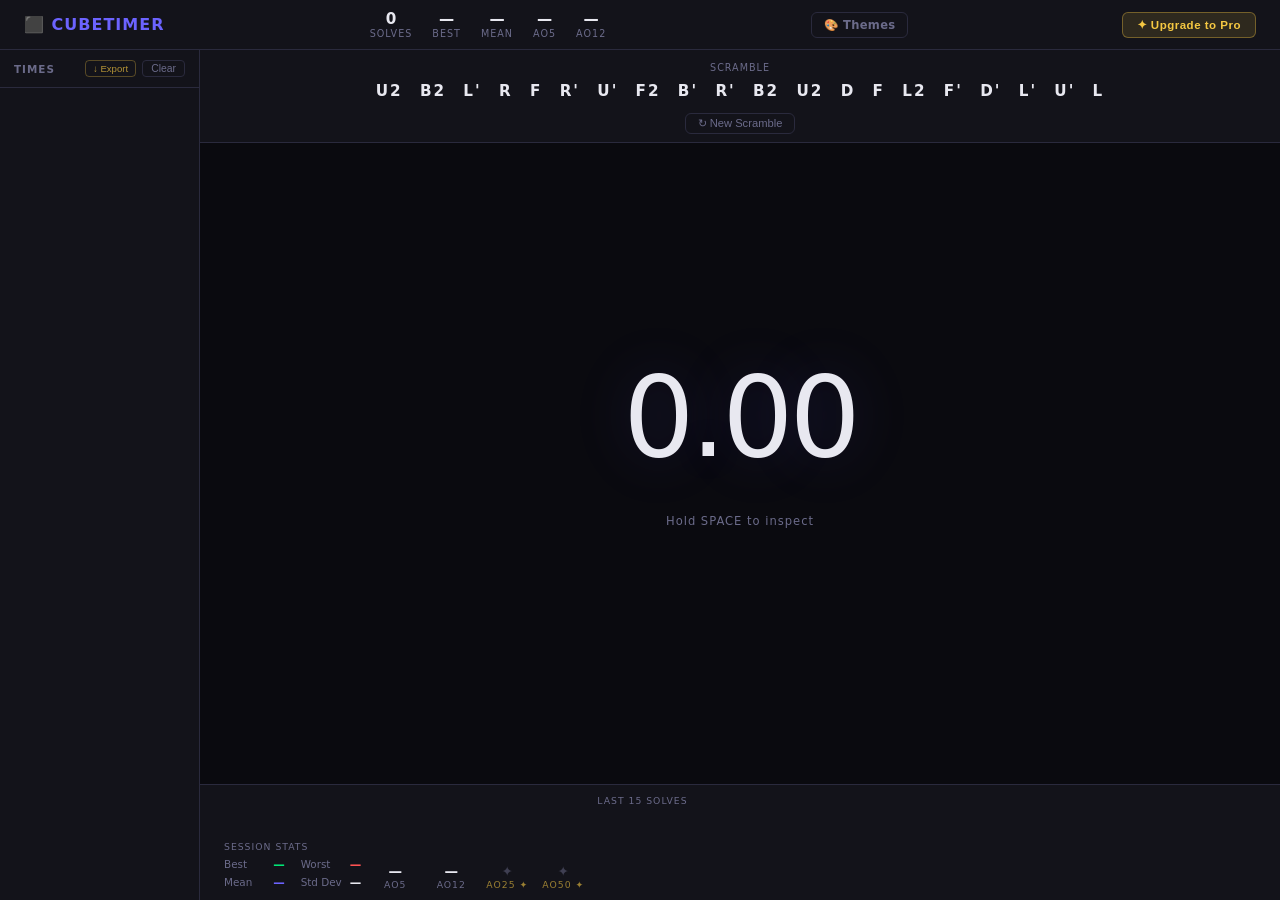
<file: index.html>
<!DOCTYPE html>
<html lang="en">

<head>
  <meta charset="UTF-8">
  <meta name="viewport" content="width=device-width, initial-scale=1.0">
  <title>Rubik's Cube Timer</title>
  <link rel="stylesheet" href="styles.css">
  <script>
    // Apply saved theme immediately (before paint) to avoid a flash of default colors
    (function(){
      try{
        var vars = JSON.parse(localStorage.getItem('cubetimer-theme-vars'));
        if(vars){
          var root = document.documentElement.style;
          Object.keys(vars).forEach(function(k){ root.setProperty(k, vars[k]); });
        }
      }catch(e){}
    })();
  </script>
  <!-- Google tag (gtag.js) -->
<script async src="https://www.googletagmanager.com/gtag/js?id=G-828S47SYPM"></script>
<script>
  window.dataLayer = window.dataLayer || [];
  function gtag(){dataLayer.push(arguments);}
  gtag('js', new Date());

  gtag('config', 'G-828S47SYPM');
</script>
</head>

<body>
  <div id="app">
    <header>
      <div class="logo">⬛ CUBETIMER</div>
      <div class="session-stats">
        <div class="stat">
          <div class="stat-val" id="hdr-count">0</div>
          <div class="stat-lbl">Solves</div>
        </div>
        <div class="stat">
          <div class="stat-val" id="hdr-best">—</div>
          <div class="stat-lbl">Best</div>
        </div>
        <div class="stat">
          <div class="stat-val" id="hdr-mean">—</div>
          <div class="stat-lbl">Mean</div>
        </div>
        <div class="stat">
          <div class="stat-val" id="hdr-ao5">—</div>
          <div class="stat-lbl">Ao5</div>
        </div>
        <div class="stat">
          <div class="stat-val" id="hdr-ao12">—</div>
          <div class="stat-lbl">Ao12</div>
        </div>
      </div>
      <a class="themes-link" href="themes.html" title="Choose a theme">🎨 Themes</a>
      <button class="upgrade-btn" id="upgradeBtn">✦ Upgrade to Pro</button>
    </header>

    <div class="main">
      <div class="sidebar">
        <div class="sidebar-header">
          Times
          <div class="sidebar-header-actions">
            <button class="export-btn pro-feature" id="exportBtn" title="Export — Pro feature">↓ Export</button>
            <button class="clear-btn" id="clearBtn">Clear</button>
          </div>
        </div>
        <div class="times-list" id="timesList"></div>
      </div>

      <div class="center" id="centerArea">
        <!-- SCRAMBLE TOP -->
        <div class="scramble-area">
          <div class="scramble-label">Scramble</div>
          <div class="scramble-moves" id="scrambleMoves"></div>
          <button class="new-scramble-btn" id="newScrambleBtn">↻ New Scramble</button>
        </div>

        <!-- TIMER MIDDLE -->
        <div class="timer-area" id="timerArea">
          <div class="inspect-ring" id="inspectRing">
            <svg width="240" height="240">
              <circle class="inspect-progress" id="inspectArc" cx="120" cy="120" r="115" />
            </svg>
          </div>
          <div class="timer-display" id="timerDisplay">0.00</div>
          <div class="last-time-display" id="lastTimeDisplay"></div>
          <div class="timer-hint" id="timerHint">Hold SPACE to inspect</div>
          <div class="penalty-row" id="penaltyRow">
            <button class="pen-btn" id="pen-ok">OK</button>
            <button class="pen-btn" id="pen-plus2">+2</button>
            <button class="pen-btn" id="pen-dnf">DNF</button>
          </div>
        </div>

        <!-- BOTTOM STRIP -->
        <div class="bottom-strip">
          <div class="cube-net-wrap"></div>

          <div class="stats-panel">
            <div class="stats-title">Session Stats</div>
            <div class="stat-grid">
              <div class="stat-row"><span class="stat-row-lbl">Best</span><span class="stat-row-val green" id="s-best">—</span></div>
              <div class="stat-row"><span class="stat-row-lbl">Worst</span><span class="stat-row-val red" id="s-worst">—</span></div>
              <div class="stat-row"><span class="stat-row-lbl">Mean</span><span class="stat-row-val accent" id="s-mean">—</span></div>
              <div class="stat-row"><span class="stat-row-lbl">Std Dev</span><span class="stat-row-val" id="s-std">—</span></div>
            </div>
          </div>

          <div class="ao-chips">
            <div class="ao-chip">
              <div class="ao-chip-val" id="ao-ao5">—</div>
              <div class="ao-chip-lbl">Ao5</div>
            </div>
            <div class="ao-chip">
              <div class="ao-chip-val" id="ao-ao12">—</div>
              <div class="ao-chip-lbl">Ao12</div>
            </div>
            <div class="ao-chip pro-feature" id="ao-ao25-chip">
              <div class="ao-chip-val" id="ao-ao25">—</div>
              <div class="ao-chip-lbl">Ao25 ✦</div>
            </div>
            <div class="ao-chip pro-feature" id="ao-ao50-chip">
              <div class="ao-chip-val" id="ao-ao50">—</div>
              <div class="ao-chip-lbl">Ao50 ✦</div>
            </div>
          </div>

          <div class="graph-wrap">
            <div class="graph-title">Last 15 Solves</div>
            <canvas id="graph"></canvas>
          </div>
        </div>
      </div>
    </div>
  </div>

  <!-- PRO UPGRADE MODAL -->
  <div class="modal-overlay" id="modalOverlay">
    <div class="modal" id="proModal">
      <button class="modal-close" id="modalClose">✕</button>

      <div class="modal-header">
        <div class="modal-badge">✦ PRO</div>
        <div class="modal-title">Cubing Pro</div>
        <div class="modal-subtitle">Level up your solving session</div>
        <div class="modal-price">
          <span class="price-dollar">$</span>
          <span class="price-amount">3</span>
          <span class="price-period">/ month</span>
        </div>
      </div>

      <div class="modal-body">
        <div class="modal-plan-current">
          <span class="plan-label">Current plan: <strong>Free</strong></span>
          <span class="plan-badge">Free</span>
        </div>

        <ul class="feature-list">
          <li><span class="feat-icon">☁</span><span class="feat-text">Unlimited cloud backups</span></li>
          <li><span class="feat-icon">📈</span><span class="feat-text">Advanced graphs &amp; analytics</span></li>
          <li><span class="feat-icon">🎨</span><span class="feat-text">Custom themes</span></li>
          <li><span class="feat-icon">↓</span><span class="feat-text">Export solve history</span></li>
          <li><span class="feat-icon">🚀</span><span class="feat-text">Early access to new features</span></li>
        </ul>

        <button class="modal-cta" id="checkoutBtn">Start free 7-day trial</button>
        <div class="modal-fine-print">Cancel anytime · No credit card required for trial</div>

        <div class="modal-divider"></div>

        <div class="modal-guarantee">
          <span class="guarantee-icon">🔒</span>
          <span>Secure payment · Instant access · Cancel any time</span>
        </div>
      </div>
    </div>
  </div>

  <script src="script.js"></script>
</body>

</html>


<!-- Google tag (gtag.js) -->
<script async src="https://www.googletagmanager.com/gtag/js?id=AW-18130372185"></script>
<script>
  window.dataLayer = window.dataLayer || [];
  function gtag(){dataLayer.push(arguments);}
  gtag('js', new Date());

  gtag('config', 'AW-18130372185');
</script>
</file>
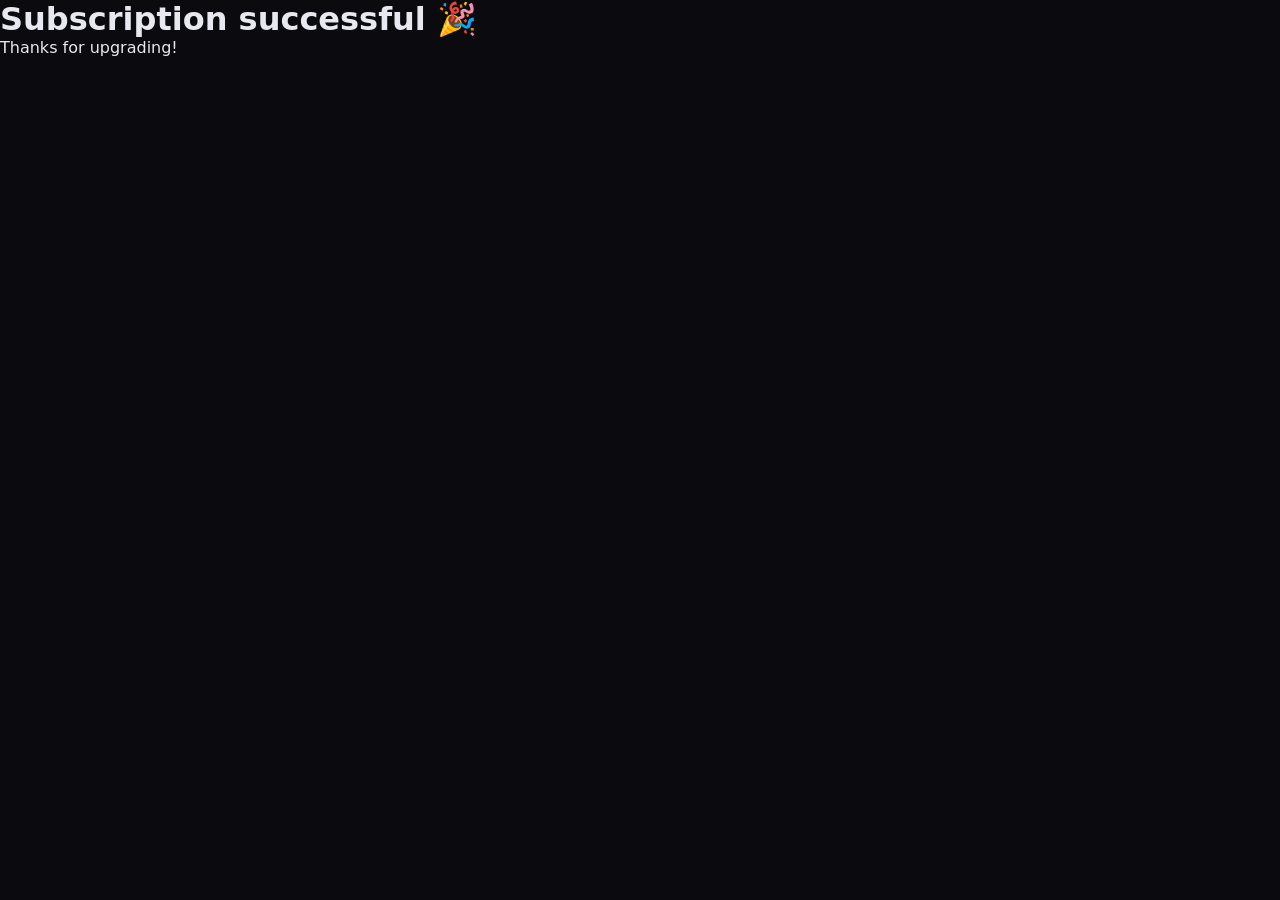
<file: success.html>
<!DOCTYPE html>
<html>
<head>
  <title>Success</title>
  <link rel="stylesheet" href="styles.css">
</head>
<body>
  <h1>Subscription successful 🎉</h1>
  <p>Thanks for upgrading!</p>

  <script>
    gtag('event', 'conversion', {
      'send_to': 'AW-18130372185/XXXXXXXXXXX',
      'value': 4.99,
      'currency': 'USD'
    });
  </script>
</body>
</html>
</file>
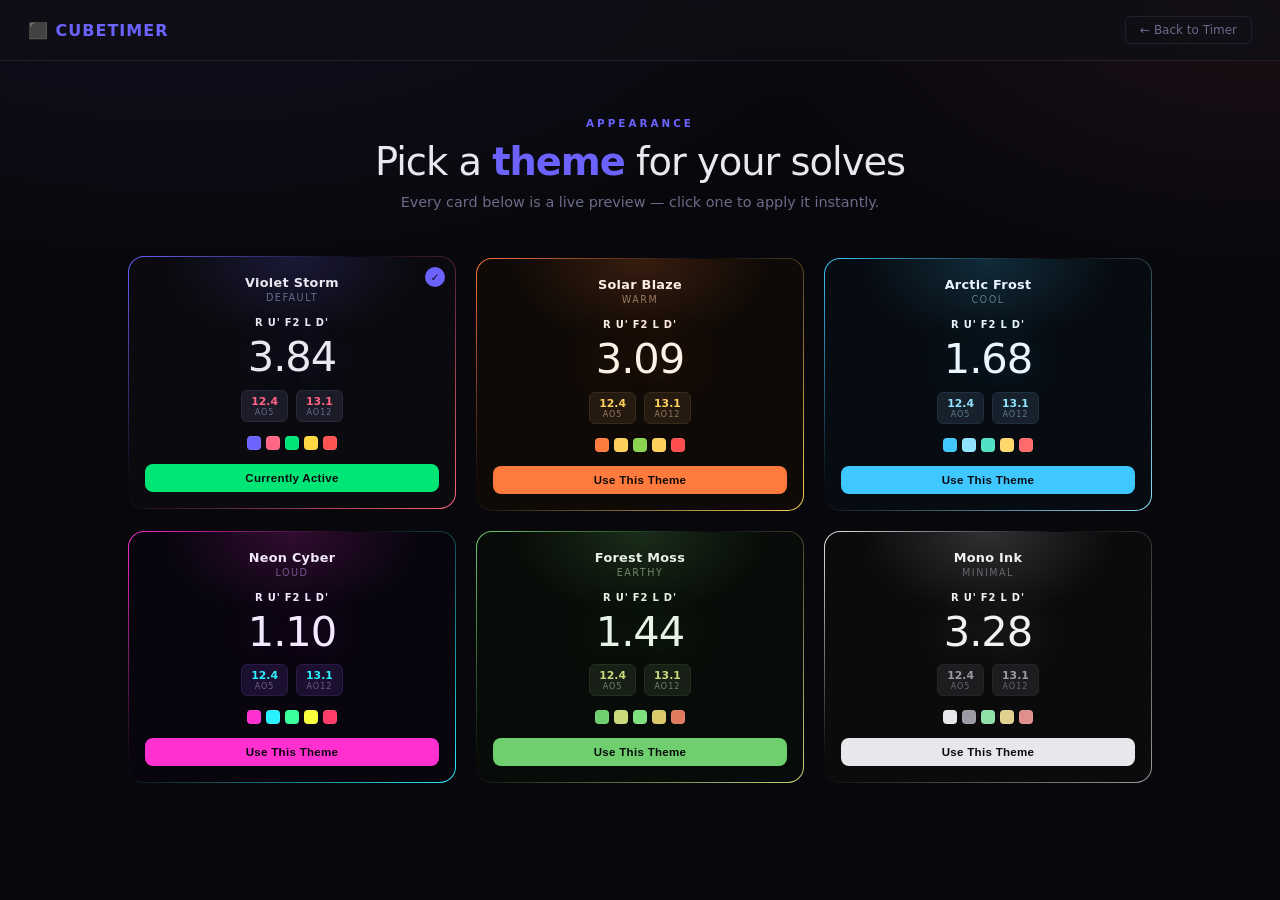
<file: themes.html>
<!DOCTYPE html>
<html lang="en">
<head>
<meta charset="UTF-8">
<meta name="viewport" content="width=device-width, initial-scale=1.0">
<title>Themes — CubeTimer</title>
<style>
  * { margin:0; padding:0; box-sizing:border-box; }

  :root{
    --page-bg:#08080c;
    --page-surface:#100f16;
    --page-border:#211f2c;
    --page-text:#e8e8f0;
    --page-muted:#6b6b8a;
    --page-accent:#6c63ff;
  }

  body{
    background:
      radial-gradient(1200px 600px at 15% -10%, rgba(108,99,255,.10), transparent 60%),
      radial-gradient(1000px 500px at 100% 0%, rgba(255,101,132,.08), transparent 55%),
      var(--page-bg);
    color:var(--page-text);
    font-family:'Segoe UI', system-ui, sans-serif;
    min-height:100vh;
  }

  header{
    display:flex;
    align-items:center;
    justify-content:space-between;
    padding:16px 28px;
    border-bottom:1px solid var(--page-border);
    background:rgba(16,15,22,.7);
    backdrop-filter:blur(6px);
    position:sticky;
    top:0;
    z-index:5;
  }
  .logo{ font-size:1rem; font-weight:700; color:var(--page-accent); letter-spacing:1px; }
  .back-link{
    font-size:.75rem;
    color:var(--page-muted);
    text-decoration:none;
    border:1px solid var(--page-border);
    padding:6px 14px;
    border-radius:6px;
    transition:all .2s;
  }
  .back-link:hover{ color:var(--page-text); border-color:var(--page-accent); }

  main{
    max-width:1080px;
    margin:0 auto;
    padding:56px 28px 80px;
  }

  .hero{ text-align:center; margin-bottom:48px; }
  .hero-eyebrow{
    font-size:.65rem;
    letter-spacing:3px;
    text-transform:uppercase;
    color:var(--page-accent);
    margin-bottom:10px;
    font-weight:700;
  }
  .hero h1{
    font-size:2.4rem;
    font-weight:200;
    letter-spacing:-1px;
    margin-bottom:10px;
  }
  .hero h1 b{ font-weight:700; color:var(--page-accent); }
  .hero p{ color:var(--page-muted); font-size:.9rem; }

  .grid{
    display:grid;
    grid-template-columns:repeat(3, 1fr);
    gap:20px;
  }
  @media (max-width:820px){ .grid{ grid-template-columns:repeat(2, 1fr); } }
  @media (max-width:560px){ .grid{ grid-template-columns:1fr; } }

  /* ===== THEME CARD (each is a scoped live mini-preview) ===== */
  .card{
    position:relative;
    border-radius:16px;
    padding:1px;
    background:linear-gradient(135deg, var(--t-accent), transparent 40%, var(--t-accent2) 100%);
    cursor:pointer;
    transition:transform .25s ease;
  }
  .card:hover{ transform:translateY(-4px); }
  .card.active{ transform:translateY(-2px); }

  .card-inner{
    background:var(--t-bg);
    border-radius:15px;
    padding:18px 16px 16px;
    display:flex;
    flex-direction:column;
    align-items:center;
    position:relative;
    overflow:hidden;
  }

  .card-inner::before{
    content:'';
    position:absolute;
    inset:0;
    background:radial-gradient(180px 120px at 50% 0%, var(--t-accent-glow), transparent 70%);
    opacity:.5;
    pointer-events:none;
  }

  .check{
    position:absolute;
    top:10px;
    right:10px;
    width:20px; height:20px;
    border-radius:50%;
    background:var(--t-accent);
    color:var(--t-bg);
    font-size:.65rem;
    font-weight:900;
    display:none;
    align-items:center;
    justify-content:center;
    z-index:2;
  }
  .card.active .check{ display:flex; }

  .theme-name{
    font-size:.8rem;
    font-weight:700;
    color:var(--t-text);
    letter-spacing:.3px;
    margin-bottom:2px;
    z-index:1;
  }
  .theme-tag{
    font-size:.6rem;
    color:var(--t-muted);
    text-transform:uppercase;
    letter-spacing:1.5px;
    margin-bottom:14px;
    z-index:1;
  }

  .mini-scramble{
    font-size:.62rem;
    font-weight:600;
    color:var(--t-muted);
    letter-spacing:1px;
    margin-bottom:8px;
    z-index:1;
  }
  .mini-scramble span{ color:var(--t-text); margin:0 2px; }

  .mini-timer{
    font-size:2.6rem;
    font-weight:200;
    font-variant-numeric:tabular-nums;
    letter-spacing:-1px;
    color:var(--t-text);
    text-shadow:0 0 40px var(--t-accent-glow);
    z-index:1;
    line-height:1;
    margin-bottom:12px;
  }

  .mini-chips{
    display:flex;
    gap:8px;
    margin-bottom:14px;
    z-index:1;
  }
  .mini-chip{
    background:var(--t-surface2);
    border:1px solid var(--t-border);
    border-radius:6px;
    padding:4px 9px;
    text-align:center;
    min-width:44px;
  }
  .mini-chip .v{ font-size:.68rem; font-weight:700; color:var(--t-accent2); }
  .mini-chip .l{ font-size:.5rem; color:var(--t-muted); text-transform:uppercase; letter-spacing:1px; }

  .swatches{
    display:flex;
    gap:5px;
    margin-bottom:14px;
    z-index:1;
  }
  .swatch{ width:14px; height:14px; border-radius:4px; border:1px solid rgba(255,255,255,.08); }

  .use-btn{
    width:100%;
    padding:8px;
    border-radius:8px;
    border:none;
    background:var(--t-accent);
    color:var(--t-bg);
    font-size:.72rem;
    font-weight:700;
    letter-spacing:.3px;
    cursor:pointer;
    z-index:1;
    transition:opacity .15s, transform .1s;
  }
  .use-btn:hover{ opacity:.88; }
  .use-btn:active{ transform:scale(.98); }
  .card.active .use-btn{ background:var(--t-green); }

  .toast{
    position:fixed;
    bottom:28px;
    left:50%;
    transform:translateX(-50%) translateY(20px);
    background:var(--page-surface);
    border:1px solid var(--page-border);
    color:var(--page-text);
    padding:12px 22px;
    border-radius:10px;
    font-size:.8rem;
    opacity:0;
    pointer-events:none;
    transition:all .3s ease;
    display:flex;
    align-items:center;
    gap:8px;
    z-index:50;
  }
  .toast.show{ opacity:1; transform:translateX(-50%) translateY(0); }
  .toast b{ color:var(--page-accent); }
</style>
</head>
<body>

<header>
  <div class="logo">⬛ CUBETIMER</div>
  <a class="back-link" href="index.html">← Back to Timer</a>
</header>

<main>
  <div class="hero">
    <div class="hero-eyebrow">Appearance</div>
    <h1>Pick a <b>theme</b> for your solves</h1>
    <p>Every card below is a live preview — click one to apply it instantly.</p>
  </div>

  <div class="grid" id="grid"></div>
</main>

<div class="toast" id="toast"><span id="toastMsg"></span></div>

<script>
const THEMES = [
  {
    id: 'violet',
    name: 'Violet Storm',
    tag: 'Default',
    vars: {
      '--bg':'#0a0a0f', '--surface':'#13131a', '--surface2':'#1c1c28',
      '--accent':'#6c63ff', '--accent2':'#ff6584', '--text':'#e8e8f0',
      '--muted':'#6b6b8a', '--green':'#00e676', '--red':'#ff5252',
      '--yellow':'#ffd740', '--border':'#2a2a3d',
      '--pro':'#f5c842', '--pro-dim':'rgba(245,200,66,0.12)'
    }
  },
  {
    id: 'solar',
    name: 'Solar Blaze',
    tag: 'Warm',
    vars: {
      '--bg':'#100a06', '--surface':'#1a110a', '--surface2':'#241a10',
      '--accent':'#ff7a3d', '--accent2':'#ffcf5c', '--text':'#fdf1e6',
      '--muted':'#9a7a5e', '--green':'#8bd450', '--red':'#ff4d4d',
      '--yellow':'#ffcf5c', '--border':'#3a2a1a',
      '--pro':'#ffcf5c', '--pro-dim':'rgba(255,207,92,0.14)'
    }
  },
  {
    id: 'frost',
    name: 'Arctic Frost',
    tag: 'Cool',
    vars: {
      '--bg':'#070c12', '--surface':'#0f1720', '--surface2':'#16212c',
      '--accent':'#3fc7ff', '--accent2':'#8fe3ff', '--text':'#e9f6ff',
      '--muted':'#5c7a8d', '--green':'#4fe0c4', '--red':'#ff6b6b',
      '--yellow':'#ffd76a', '--border':'#1d3040',
      '--pro':'#8fe3ff', '--pro-dim':'rgba(143,227,255,0.14)'
    }
  },
  {
    id: 'cyber',
    name: 'Neon Cyber',
    tag: 'Loud',
    vars: {
      '--bg':'#08050f', '--surface':'#120b1f', '--surface2':'#1c1030',
      '--accent':'#ff2fd0', '--accent2':'#28f0ff', '--text':'#f2e9ff',
      '--muted':'#6f5c8f', '--green':'#39ff9c', '--red':'#ff3b6a',
      '--yellow':'#f8ff3b', '--border':'#2a1a45',
      '--pro':'#28f0ff', '--pro-dim':'rgba(40,240,255,0.14)'
    }
  },
  {
    id: 'forest',
    name: 'Forest Moss',
    tag: 'Earthy',
    vars: {
      '--bg':'#080c08', '--surface':'#0f150f', '--surface2':'#171f16',
      '--accent':'#6fcf6f', '--accent2':'#c9d97a', '--text':'#e9f2e6',
      '--muted':'#6f8768', '--green':'#7fe07f', '--red':'#e07a5f',
      '--yellow':'#d9c96a', '--border':'#22301f',
      '--pro':'#c9d97a', '--pro-dim':'rgba(201,217,122,0.14)'
    }
  },
  {
    id: 'mono',
    name: 'Mono Ink',
    tag: 'Minimal',
    vars: {
      '--bg':'#0b0b0c', '--surface':'#141415', '--surface2':'#1d1d1f',
      '--accent':'#e8e8ec', '--accent2':'#9a9aa4', '--text':'#f2f2f4',
      '--muted':'#68686f', '--green':'#8fe0a8', '--red':'#e08f8f',
      '--yellow':'#e0d18f', '--border':'#242426',
      '--pro':'#e8e8ec', '--pro-dim':'rgba(232,232,236,0.10)'
    }
  }
];

const grid = document.getElementById('grid');
const active = localStorage.getItem('cubetimer-theme-id') || 'violet';

function render(){
  grid.innerHTML = THEMES.map(t => `
    <div class="card ${t.id===active?'active':''}" data-id="${t.id}"
      style="
        --t-bg:${t.vars['--bg']}; --t-surface:${t.vars['--surface']}; --t-surface2:${t.vars['--surface2']};
        --t-accent:${t.vars['--accent']}; --t-accent2:${t.vars['--accent2']}; --t-text:${t.vars['--text']};
        --t-muted:${t.vars['--muted']}; --t-green:${t.vars['--green']}; --t-red:${t.vars['--red']};
        --t-yellow:${t.vars['--yellow']}; --t-border:${t.vars['--border']};
        --t-accent-glow:${t.vars['--accent']}55;
      ">
      <div class="card-inner">
        <div class="check">✓</div>
        <div class="theme-name">${t.name}</div>
        <div class="theme-tag">${t.tag}</div>
        <div class="mini-scramble"><span>R</span><span>U'</span><span>F2</span><span>L</span><span>D'</span></div>
        <div class="mini-timer" data-timer>0.00</div>
        <div class="mini-chips">
          <div class="mini-chip"><div class="v">12.4</div><div class="l">Ao5</div></div>
          <div class="mini-chip"><div class="v">13.1</div><div class="l">Ao12</div></div>
        </div>
        <div class="swatches">
          <div class="swatch" style="background:${t.vars['--accent']}"></div>
          <div class="swatch" style="background:${t.vars['--accent2']}"></div>
          <div class="swatch" style="background:${t.vars['--green']}"></div>
          <div class="swatch" style="background:${t.vars['--yellow']}"></div>
          <div class="swatch" style="background:${t.vars['--red']}"></div>
        </div>
        <button class="use-btn">${t.id===active?'Currently Active':'Use This Theme'}</button>
      </div>
    </div>
  `).join('');

  // fake ticking timers for life / "epic" feel
  document.querySelectorAll('[data-timer]').forEach(el=>{
    let ms = Math.random()*3000;
    setInterval(()=>{
      ms += 30;
      if(ms > 20000) ms = Math.random()*2000;
      const s = Math.floor(ms/1000), c = Math.floor((ms%1000)/10);
      el.textContent = `${s}.${c.toString().padStart(2,'0')}`;
    }, 30);
  });

  grid.querySelectorAll('.card').forEach(card=>{
    card.addEventListener('click', ()=> applyTheme(card.dataset.id));
  });
}

function applyTheme(id){
  const theme = THEMES.find(t=>t.id===id);
  if(!theme) return;
  localStorage.setItem('cubetimer-theme-id', id);
  localStorage.setItem('cubetimer-theme-vars', JSON.stringify(theme.vars));
  document.querySelectorAll('.card').forEach(c=>{
    c.classList.toggle('active', c.dataset.id===id);
    c.querySelector('.use-btn').textContent = c.dataset.id===id ? 'Currently Active' : 'Use This Theme';
  });
  showToast(theme.name);
}

function showToast(name){
  const toast = document.getElementById('toast');
  document.getElementById('toastMsg').innerHTML = `<b>${name}</b> applied — head back to the timer to see it`;
  toast.classList.add('show');
  clearTimeout(showToast._t);
  showToast._t = setTimeout(()=>toast.classList.remove('show'), 2600);
}

render();
</script>

</body>
</html>
</file>
<file: styles.css>
* {
    margin: 0;
    padding: 0;
    box-sizing: border-box;
}

:root {
    --bg: #0a0a0f;
    --surface: #13131a;
    --surface2: #1c1c28;
    --accent: #6c63ff;
    --accent2: #ff6584;
    --text: #e8e8f0;
    --muted: #6b6b8a;
    --green: #00e676;
    --red: #ff5252;
    --yellow: #ffd740;
    --border: #2a2a3d;
    --pro: #f5c842;
    --pro-dim: rgba(245, 200, 66, 0.12);
}

body {
    background: var(--bg);
    color: var(--text);
    font-family: 'Segoe UI', system-ui, sans-serif;
    height: 100vh;
    overflow: hidden;
    user-select: none;
}

#app {
    display: flex;
    flex-direction: column;
    height: 100vh;
}

header {
    display: flex;
    align-items: center;
    justify-content: space-between;
    padding: 10px 24px;
    background: var(--surface);
    border-bottom: 1px solid var(--border);
    z-index: 10;
    flex-shrink: 0;
}

.logo {
    font-size: 1rem;
    font-weight: 700;
    color: var(--accent);
    letter-spacing: 1px;
}

.session-stats {
    display: flex;
    gap: 20px;
}

.stat {
    text-align: center;
}

.stat-val {
    font-size: .95rem;
    font-weight: 700;
}

.stat-lbl {
    font-size: .6rem;
    color: var(--muted);
    text-transform: uppercase;
    letter-spacing: 1px;
}

/* UPGRADE BUTTON */
.themes-link {
    color: var(--muted);
    text-decoration: none;
    border: 1px solid var(--border);
    padding: 5px 12px;
    border-radius: 6px;
    font-size: .72rem;
    font-weight: 600;
    letter-spacing: .3px;
    transition: all .2s;
    white-space: nowrap;
    margin-right: 8px;
}

.themes-link:hover {
    color: var(--text);
    border-color: var(--accent);
}

.upgrade-btn {
    background: var(--pro-dim);
    border: 1px solid rgba(245, 200, 66, 0.35);
    color: var(--pro);
    padding: 5px 14px;
    border-radius: 6px;
    cursor: pointer;
    font-size: .72rem;
    font-weight: 700;
    letter-spacing: .5px;
    transition: all .2s;
    white-space: nowrap;
}

.upgrade-btn:hover {
    background: rgba(245, 200, 66, 0.2);
    border-color: var(--pro);
    box-shadow: 0 0 12px rgba(245, 200, 66, 0.15);
}

.main {
    display: flex;
    flex: 1;
    overflow: hidden;
}

/* SIDEBAR */
.sidebar {
    width: 200px;
    min-width: 200px;
    background: var(--surface);
    border-right: 1px solid var(--border);
    display: flex;
    flex-direction: column;
    overflow: hidden;
}

.sidebar-header {
    padding: 10px 14px;
    font-size: .65rem;
    font-weight: 700;
    color: var(--muted);
    text-transform: uppercase;
    letter-spacing: 1px;
    border-bottom: 1px solid var(--border);
    display: flex;
    justify-content: space-between;
    align-items: center;
    flex-shrink: 0;
}

.sidebar-header-actions {
    display: flex;
    gap: 6px;
    align-items: center;
}

.export-btn {
    background: none;
    border: 1px solid rgba(245, 200, 66, 0.3);
    color: rgba(245, 200, 66, 0.7);
    padding: 2px 7px;
    border-radius: 4px;
    cursor: pointer;
    font-size: .6rem;
    transition: all .2s;
}

.export-btn:hover {
    border-color: var(--pro);
    color: var(--pro);
    background: var(--pro-dim);
}

.clear-btn {
    background: none;
    border: 1px solid var(--border);
    color: var(--muted);
    padding: 2px 8px;
    border-radius: 4px;
    cursor: pointer;
    font-size: .65rem;
    transition: all .2s;
}

.clear-btn:hover {
    border-color: var(--red);
    color: var(--red);
}

.times-list {
    flex: 1;
    overflow-y: auto;
    padding: 6px;
}

.times-list::-webkit-scrollbar {
    width: 4px;
}

.times-list::-webkit-scrollbar-thumb {
    background: var(--border);
    border-radius: 2px;
}

.time-entry {
    display: flex;
    justify-content: space-between;
    align-items: center;
    padding: 5px 8px;
    border-radius: 6px;
    margin-bottom: 3px;
    border: 1px solid transparent;
    transition: background .15s;
}

.time-entry:hover {
    background: var(--surface2);
    border-color: var(--border);
}

.time-entry.best {
    border-color: rgba(0, 230, 118, .3);
    background: rgba(0, 230, 118, .05);
}

.time-entry.worst {
    border-color: rgba(255, 82, 82, .2);
}

.entry-num {
    font-size: .6rem;
    color: var(--muted);
    width: 20px;
}

.entry-time {
    font-size: .82rem;
    font-weight: 600;
    font-variant-numeric: tabular-nums;
}

.entry-time.best { color: var(--green); }
.entry-time.worst { color: var(--red); }

.entry-del {
    background: none;
    border: none;
    color: var(--muted);
    cursor: pointer;
    font-size: .7rem;
    padding: 2px 4px;
    border-radius: 3px;
    opacity: 0;
    transition: opacity .2s;
}

.time-entry:hover .entry-del { opacity: 1; }
.entry-del:hover { color: var(--red); }

/* CENTER */
.center {
    flex: 1;
    display: flex;
    flex-direction: column;
    align-items: center;
    overflow: hidden;
    position: relative;
}

.scramble-area {
    width: 100%;
    padding: 12px 20px 8px;
    text-align: center;
    background: var(--surface);
    border-bottom: 1px solid var(--border);
    flex-shrink: 0;
    z-index: 5;
}

.scramble-label {
    font-size: .6rem;
    color: var(--muted);
    text-transform: uppercase;
    letter-spacing: 1px;
    margin-bottom: 4px;
}

.scramble-moves {
    font-size: .95rem;
    font-weight: 600;
    letter-spacing: 2px;
    line-height: 1.7;
}

.scramble-move {
    display: inline-block;
    padding: 1px 4px;
    margin: 1px;
    border-radius: 4px;
    transition: all .3s;
}

.scramble-move.highlight {
    background: var(--accent);
    color: white;
}

.new-scramble-btn {
    margin-top: 6px;
    background: none;
    border: 1px solid var(--border);
    color: var(--muted);
    padding: 3px 12px;
    border-radius: 6px;
    cursor: pointer;
    font-size: .7rem;
    transition: all .2s;
}

.new-scramble-btn:hover {
    border-color: var(--accent);
    color: var(--accent);
}

/* TIMER AREA */
.timer-area {
    flex: 1;
    display: flex;
    flex-direction: column;
    align-items: center;
    justify-content: center;
    position: relative;
    width: 100%;
}

.inspect-ring {
    position: absolute;
    width: 240px;
    height: 240px;
    border-radius: 50%;
    border: 3px solid var(--border);
    pointer-events: none;
    opacity: 0;
    transition: opacity .3s;
}

.inspect-ring.visible { opacity: 1; }

.inspect-ring svg {
    position: absolute;
    top: 0;
    left: 0;
    transform: rotate(-90deg);
}

.inspect-progress {
    stroke-dasharray: 722;
    stroke-dashoffset: 722;
    stroke: var(--yellow);
    stroke-width: 3;
    fill: none;
    stroke-linecap: round;
    transition: stroke .3s;
}

.timer-display {
    font-size: 7rem;
    font-weight: 200;
    font-variant-numeric: tabular-nums;
    letter-spacing: -4px;
    line-height: 1;
    color: var(--text);
    text-shadow: 0 0 60px rgba(108, 99, 255, .2);
    transition: color .1s;
    position: relative;
    z-index: 1;
}

.timer-display.ready {
    color: var(--green);
    text-shadow: 0 0 60px rgba(0, 230, 118, .3);
}

.timer-display.inspecting {
    color: var(--yellow);
    text-shadow: 0 0 60px rgba(255, 215, 64, .3);
}

.last-time-display {
    font-size: 1.1rem;
    color: var(--muted);
    margin-top: 6px;
    font-variant-numeric: tabular-nums;
    min-height: 1.5em;
}

.last-time-display span {
    color: var(--accent2);
    font-weight: 600;
}

.timer-hint {
    font-size: .72rem;
    color: var(--muted);
    margin-top: 8px;
    letter-spacing: 1px;
}

.penalty-row {
    display: flex;
    gap: 8px;
    margin-top: 10px;
    min-height: 28px;
}

.pen-btn {
    background: var(--surface);
    border: 1px solid var(--border);
    color: var(--muted);
    padding: 4px 14px;
    border-radius: 6px;
    cursor: pointer;
    font-size: .7rem;
    transition: all .2s;
    visibility: hidden;
}

.pen-btn.show { visibility: visible; }
.pen-btn:hover { border-color: var(--red); color: var(--red); }
.pen-btn.active { background: var(--accent); color: white; border-color: var(--accent); }
.pen-btn.active-red { background: var(--red); color: white; border-color: var(--red); }

/* BOTTOM STRIP */
.bottom-strip {
    display: flex;
    align-items: flex-end;
    width: 100%;
    padding: 10px 14px;
    gap: 10px;
    flex-shrink: 0;
    border-top: 1px solid var(--border);
    background: var(--surface);
}

.cube-net-wrap { flex-shrink: 0; }

.cube-net-label {
    font-size: .58rem;
    color: var(--muted);
    text-transform: uppercase;
    letter-spacing: 1px;
    margin-bottom: 4px;
    text-align: center;
}

#cubeCanvas { display: block; }

.stats-panel { flex-shrink: 0; }

.stats-title {
    font-size: .58rem;
    color: var(--muted);
    text-transform: uppercase;
    letter-spacing: 1px;
    margin-bottom: 6px;
}

.stat-grid {
    display: grid;
    grid-template-columns: 1fr 1fr;
    gap: 4px 16px;
}

.stat-row {
    display: flex;
    justify-content: space-between;
    gap: 8px;
}

.stat-row-lbl {
    font-size: .65rem;
    color: var(--muted);
    white-space: nowrap;
}

.stat-row-val {
    font-size: .72rem;
    font-weight: 700;
    font-variant-numeric: tabular-nums;
    white-space: nowrap;
}

.stat-row-val.green { color: var(--green); }
.stat-row-val.red { color: var(--red); }
.stat-row-val.accent { color: var(--accent); }

/* Pro-gated ao chips */
.ao-chips {
    display: flex;
    gap: 8px;
    flex-shrink: 0;
}

.ao-chip {
    text-align: center;
    min-width: 48px;
}

.ao-chip.pro-feature .ao-chip-lbl {
    color: rgba(245, 200, 66, 0.6);
}

.ao-chip.pro-feature .ao-chip-val {
    color: var(--muted);
    opacity: 0.5;
}

.ao-chip-val {
    font-size: .85rem;
    font-weight: 700;
    font-variant-numeric: tabular-nums;
}

.ao-chip-lbl {
    font-size: .58rem;
    color: var(--muted);
    text-transform: uppercase;
    letter-spacing: 1px;
}

.graph-wrap { flex: 1; min-width: 0; }

.graph-title {
    font-size: .58rem;
    color: var(--muted);
    text-transform: uppercase;
    letter-spacing: 1px;
    margin-bottom: 4px;
}

#graph {
    width: 100%;
    height: 80px;
    display: block;
}

/* ===== PRO MODAL ===== */
.modal-overlay {
    display: none;
    position: fixed;
    inset: 0;
    background: rgba(0, 0, 0, 0.7);
    z-index: 1000;
    align-items: center;
    justify-content: center;
    backdrop-filter: blur(4px);
}

.modal-overlay.open {
    display: flex;
}

.modal {
    background: #13131a;
    border: 1px solid rgba(245, 200, 66, 0.2);
    border-radius: 16px;
    width: 380px;
    max-width: calc(100vw - 32px);
    position: relative;
    overflow: hidden;
    animation: modalIn .2s ease;
}

@keyframes modalIn {
    from { opacity: 0; transform: scale(0.96) translateY(8px); }
    to   { opacity: 1; transform: scale(1) translateY(0); }
}

.modal::before {
    content: '';
    position: absolute;
    top: 0; left: 0; right: 0;
    height: 2px;
    background: linear-gradient(90deg, transparent, var(--pro), transparent);
}

.modal-close {
    position: absolute;
    top: 12px;
    right: 14px;
    background: none;
    border: none;
    color: var(--muted);
    font-size: .85rem;
    cursor: pointer;
    padding: 4px 6px;
    border-radius: 4px;
    transition: color .15s;
    z-index: 1;
}

.modal-close:hover { color: var(--text); }

.modal-header {
    padding: 28px 28px 20px;
    text-align: center;
    border-bottom: 1px solid var(--border);
}

.modal-badge {
    display: inline-block;
    font-size: .6rem;
    font-weight: 800;
    letter-spacing: 2px;
    color: var(--pro);
    border: 1px solid rgba(245, 200, 66, 0.4);
    background: var(--pro-dim);
    padding: 3px 10px;
    border-radius: 20px;
    margin-bottom: 10px;
}

.modal-title {
    font-size: 1.6rem;
    font-weight: 700;
    color: var(--text);
    margin-bottom: 4px;
}

.modal-subtitle {
    font-size: .8rem;
    color: var(--muted);
    margin-bottom: 14px;
}

.modal-price {
    display: flex;
    align-items: baseline;
    justify-content: center;
    gap: 3px;
}

.price-dollar {
    font-size: 1.2rem;
    font-weight: 400;
    color: var(--pro);
    margin-top: 6px;
}

.price-amount {
    font-size: 3rem;
    font-weight: 700;
    color: var(--pro);
    line-height: 1;
    letter-spacing: -2px;
}

.price-period {
    font-size: .8rem;
    color: var(--muted);
}

.modal-body {
    padding: 20px 28px 24px;
}

.modal-plan-current {
    display: flex;
    justify-content: space-between;
    align-items: center;
    background: var(--surface2);
    border: 1px solid var(--border);
    border-radius: 8px;
    padding: 8px 12px;
    margin-bottom: 18px;
}

.plan-label {
    font-size: .72rem;
    color: var(--muted);
}

.plan-label strong {
    color: var(--text);
}

.plan-badge {
    font-size: .6rem;
    background: var(--surface);
    border: 1px solid var(--border);
    color: var(--muted);
    padding: 2px 8px;
    border-radius: 4px;
}

.feature-list {
    list-style: none;
    margin: 0 0 20px;
    padding: 0;
    display: flex;
    flex-direction: column;
    gap: 10px;
}

.feature-list li {
    display: flex;
    align-items: center;
    gap: 12px;
    font-size: .82rem;
    color: var(--text);
}

.feat-icon {
    width: 22px;
    height: 22px;
    display: flex;
    align-items: center;
    justify-content: center;
    background: var(--pro-dim);
    border: 1px solid rgba(245, 200, 66, 0.25);
    border-radius: 6px;
    font-size: .7rem;
    flex-shrink: 0;
}

.modal-cta {
    width: 100%;
    padding: 12px;
    background: var(--pro);
    color: #0a0a0f;
    border: none;
    border-radius: 8px;
    font-size: .9rem;
    font-weight: 700;
    cursor: pointer;
    transition: opacity .15s, transform .1s;
    letter-spacing: .3px;
}

.modal-cta:hover { opacity: .9; }
.modal-cta:active { transform: scale(0.98); }

.modal-fine-print {
    text-align: center;
    font-size: .65rem;
    color: var(--muted);
    margin-top: 8px;
}

.modal-divider {
    border: none;
    border-top: 1px solid var(--border);
    margin: 16px 0;
}

.modal-guarantee {
    display: flex;
    align-items: center;
    justify-content: center;
    gap: 6px;
    font-size: .65rem;
    color: var(--muted);
}

.guarantee-icon { font-size: .8rem; }
</file>
